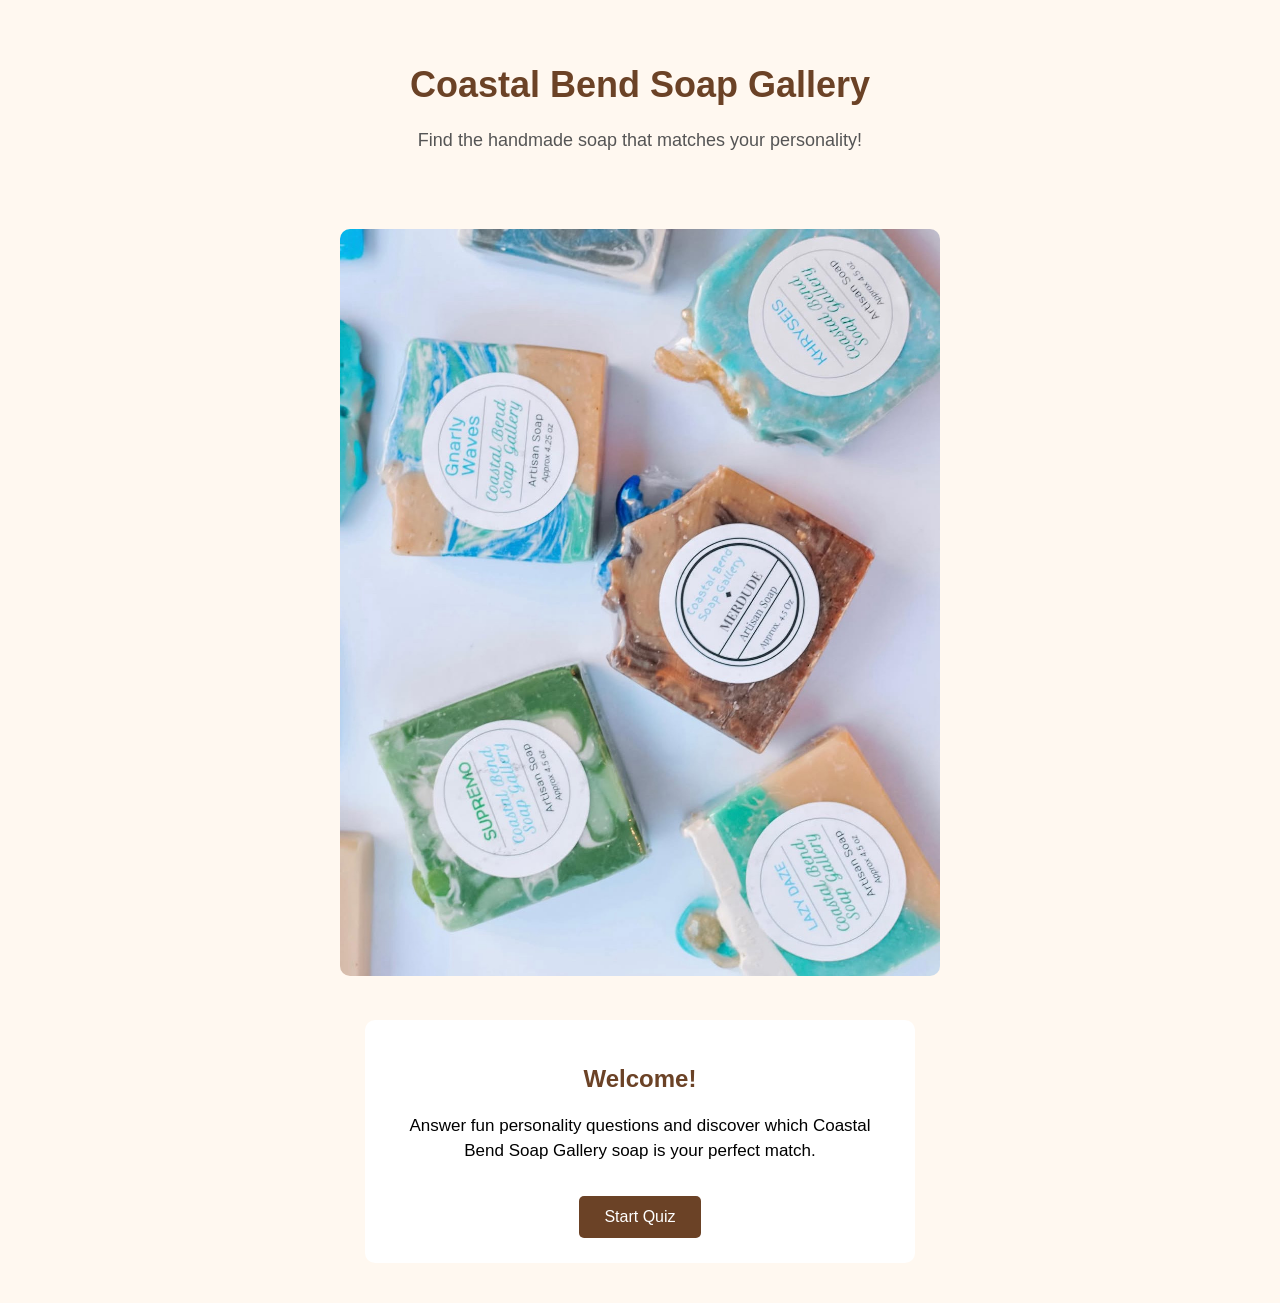
<file: index.html>
<!DOCTYPE html>
<html lang="en">

<head>
    <meta charset="UTF-8">
    <meta name="viewport" content="width=device-width, initial-scale=1.0">
    <title>Coastal Bend Soap Gallery</title>
    <link rel="stylesheet" href="style.css">
</head>


<body>

<header>

    <h1>Coastal Bend Soap Gallery</h1>

    <p>
        Find the handmade soap that matches your personality!
    </p>

</header>



<main>


    <img src="images/soaps.jpg"
         alt="Coastal Bend handmade soaps"
         class="soap-image">



    <section class="welcome">

        <h2>Welcome!</h2>


        <p>
            Answer fun personality questions and discover which Coastal Bend Soap Gallery soap is your perfect match.
        </p>


        <a href="question1.html" class="start-button">
            Start Quiz
        </a>


    </section>


</main>


</body>

</html>
</file>
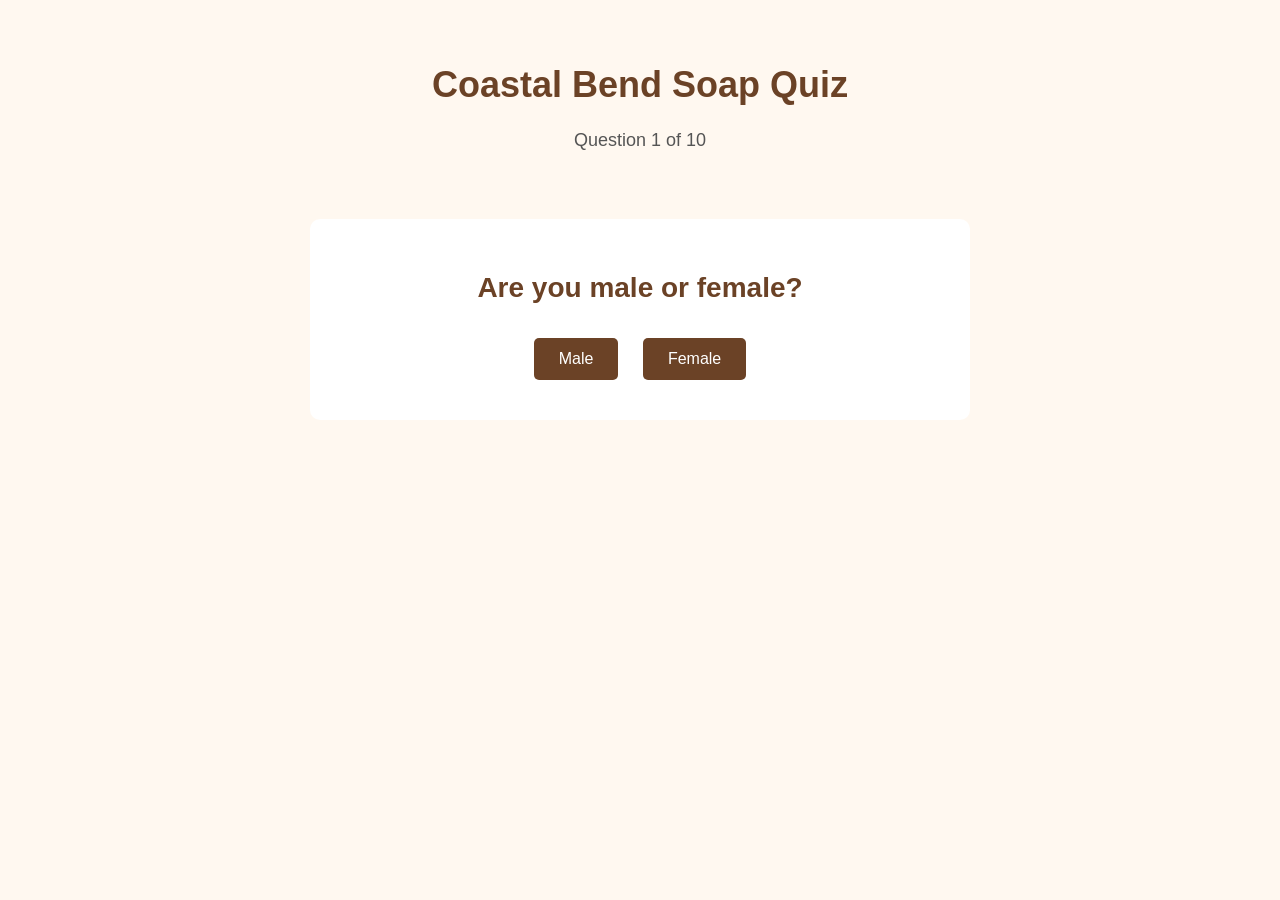
<file: question1.html>
<!DOCTYPE html>
<html lang="en">

<head>

    <meta charset="UTF-8">
    <meta name="viewport" content="width=device-width, initial-scale=1.0">

    <title>Question 1 - Coastal Bend Soap Quiz</title>

    <link rel="stylesheet" href="style.css">

</head>


<body>


<header>

    <h1>Coastal Bend Soap Quiz</h1>

    <p>Question 1 of 10</p>

</header>



<main>


<div class="question-box">


    <h2>Are you male or female?</h2>



    <button onclick="answerGender('male')">
        Male
    </button>



    <button onclick="answerGender('female')">
        Female
    </button>



</div>


</main>



<script src="script.js"></script>


</body>

</html>
</file>
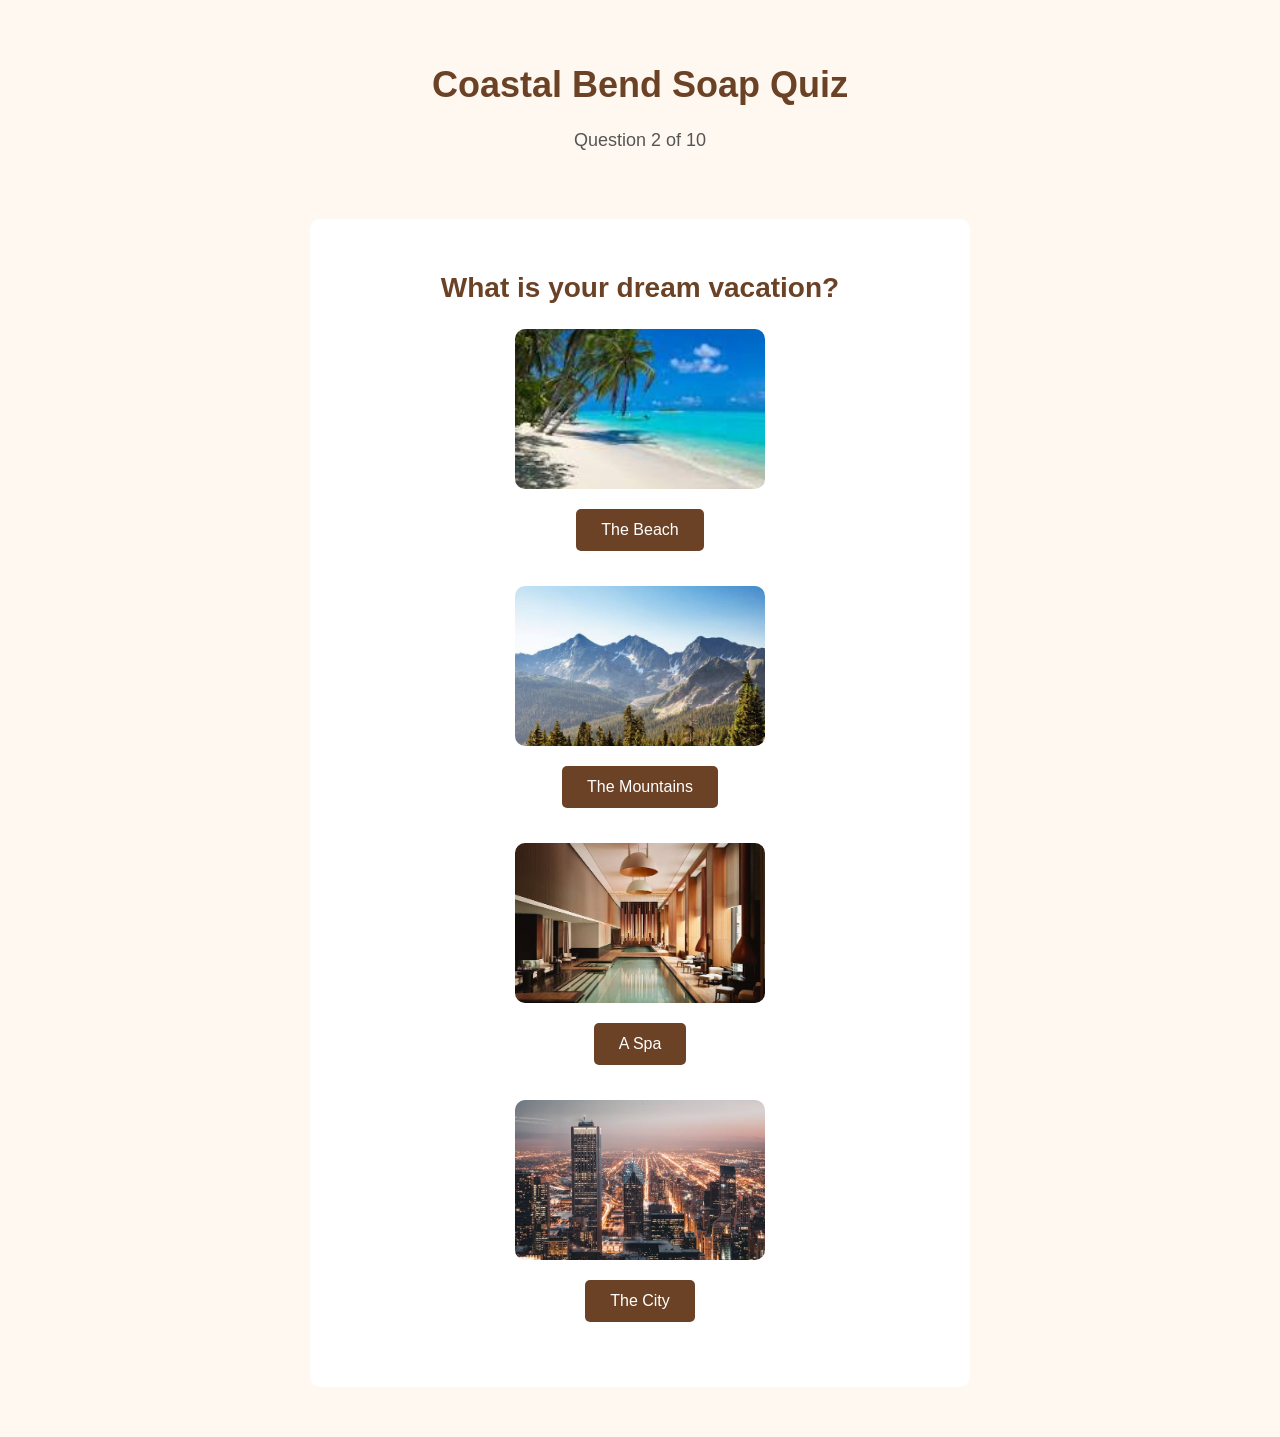
<file: question2.html>
<!DOCTYPE html>
<html lang="en">

<head>

    <meta charset="UTF-8">
    <meta name="viewport" content="width=device-width, initial-scale=1.0">

    <title>Question 2 - Coastal Bend Soap Quiz</title>

    <link rel="stylesheet" href="style.css">

</head>


<body>


<header>

    <h1>Coastal Bend Soap Quiz</h1>

    <p>Question 2 of 10</p>

</header>



<main>


<div class="question-box">


    <h2>What is your dream vacation?</h2>



    <div class="answer-option">

        <img src="images/beach.jpg" alt="Beach vacation">

        <button onclick="answerVacation('beach')">
            The Beach
        </button>

    </div>




    <div class="answer-option">

        <img src="images/mountains.jpg" alt="Mountain vacation">

        <button onclick="answerVacation('mountains')">
            The Mountains
        </button>

    </div>




    <div class="answer-option">

        <img src="images/spa.jpg" alt="Spa vacation">

        <button onclick="answerVacation('spa')">
            A Spa
        </button>

    </div>




    <div class="answer-option">

        <img src="images/city.jpg" alt="City vacation">

        <button onclick="answerVacation('city')">
            The City
        </button>

    </div>



</div>


</main>



<script src="script.js"></script>


</body>

</html>
</file>
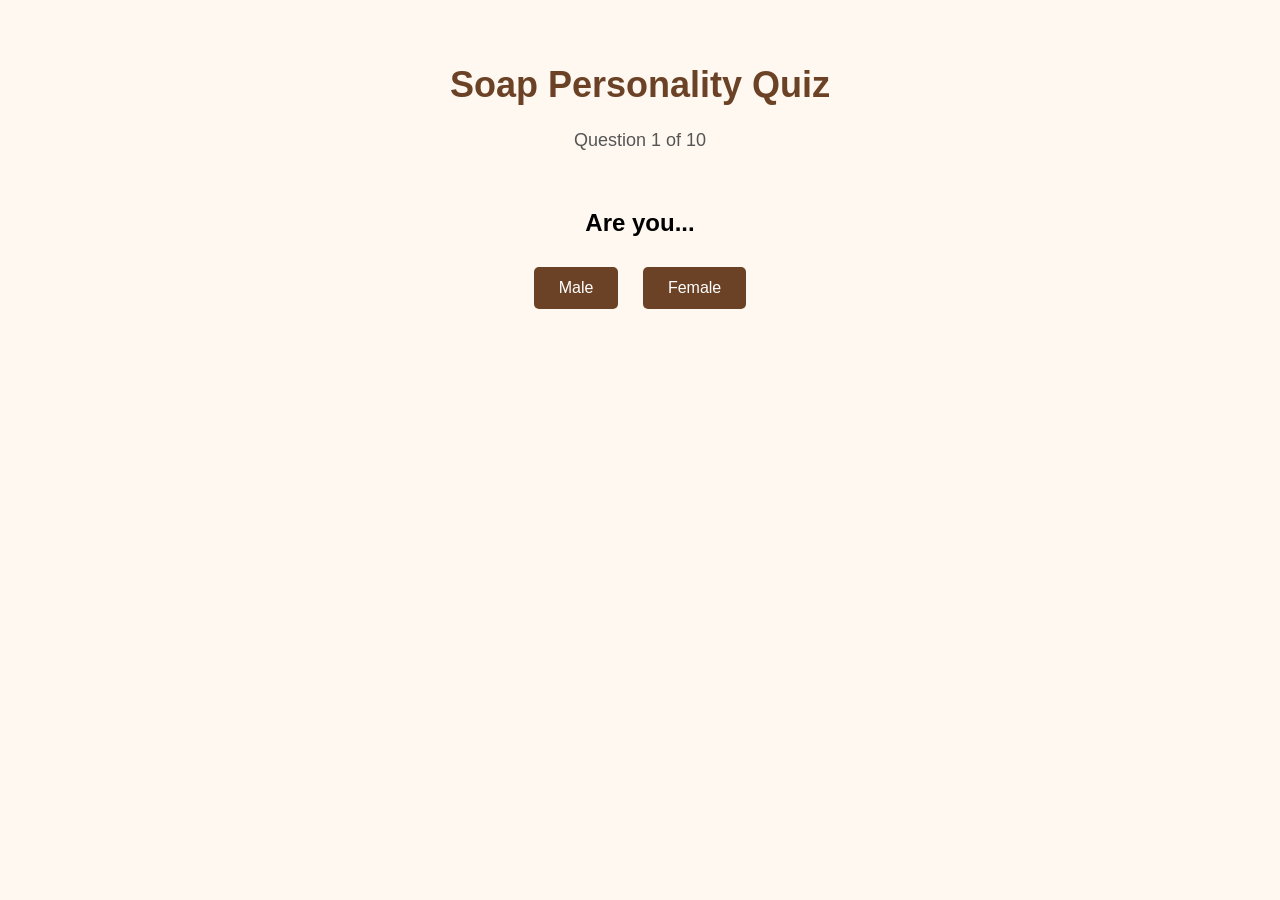
<file: quiz.html>
<!DOCTYPE html>
<html lang="en">
<head>
    <meta charset="UTF-8">
    <meta name="viewport" content="width=device-width, initial-scale=1.0">
    <title>Soap Personality Quiz</title>
    <link rel="stylesheet" href="style.css">
</head>

<body>

<header>
    <h1>Soap Personality Quiz</h1>
    <p>Question 1 of 10</p>
</header>

<main>

<section class="quiz-card">

    <h2>Are you...</h2>

    <button onclick="answerGender('male')">
        Male
    </button>

    <button onclick="answerGender('female')">
        Female
    </button>

</section>

</main>

<script src="script.js"></script>

</body>
</html>
</file>
<file: style.css>
body {
    font-family: Arial, sans-serif;
    background-color: #fff8f0;
    text-align: center;
    margin: 0;
    padding: 20px;
}


/* Header */

header {
    padding: 20px;
}


h1 {
    color: #6b4226;
    font-size: 36px;
}


header p {
    font-size: 18px;
    color: #555;
}



/* Main */

main {
    margin-top: 20px;
}



/* Homepage image */

.soap-image {
    width: 80%;
    max-width: 600px;
    border-radius: 10px;
    margin: 20px;
}



/* Homepage welcome box */

.welcome {

    background-color: white;

    max-width: 500px;

    margin: 20px auto;

    padding: 25px;

    border-radius: 10px;

}



.welcome h2 {

    color: #6b4226;

}



.welcome p {

    font-size: 17px;

    line-height: 1.5;

}



/* Start button */

.start-button {

    display: inline-block;

    background-color: #6b4226;

    color: white;

    padding: 12px 25px;

    border-radius: 5px;

    text-decoration: none;

    font-size: 16px;

    margin-top: 15px;

}



.start-button:hover {

    opacity: 0.8;

}



/* Question box */

.question-box {

    background-color: white;

    max-width: 600px;

    margin: 30px auto;

    padding: 30px;

    border-radius: 10px;

}



.question-box h2 {

    color: #6b4226;

    font-size: 28px;

}



/* Answer buttons */

button {

    background-color: #6b4226;

    color: white;

    border: none;

    padding: 12px 25px;

    border-radius: 5px;

    font-size: 16px;

    cursor: pointer;

    margin: 10px;

}



button:hover {

    opacity: 0.8;

}



/* Question 2 images */

.answer-option {

    margin: 25px auto;

}



.answer-option img {

    width: 250px;

    height: 160px;

    object-fit: cover;

    border-radius: 10px;

    display: block;

    margin: 0 auto 10px;

}



/* Mobile design */

@media (max-width: 600px) {

    .soap-image {

        width: 95%;

    }


    .answer-option img {

        width: 90%;

        height: auto;

    }


    h1 {

        font-size: 30px;

    }

}
</file>
